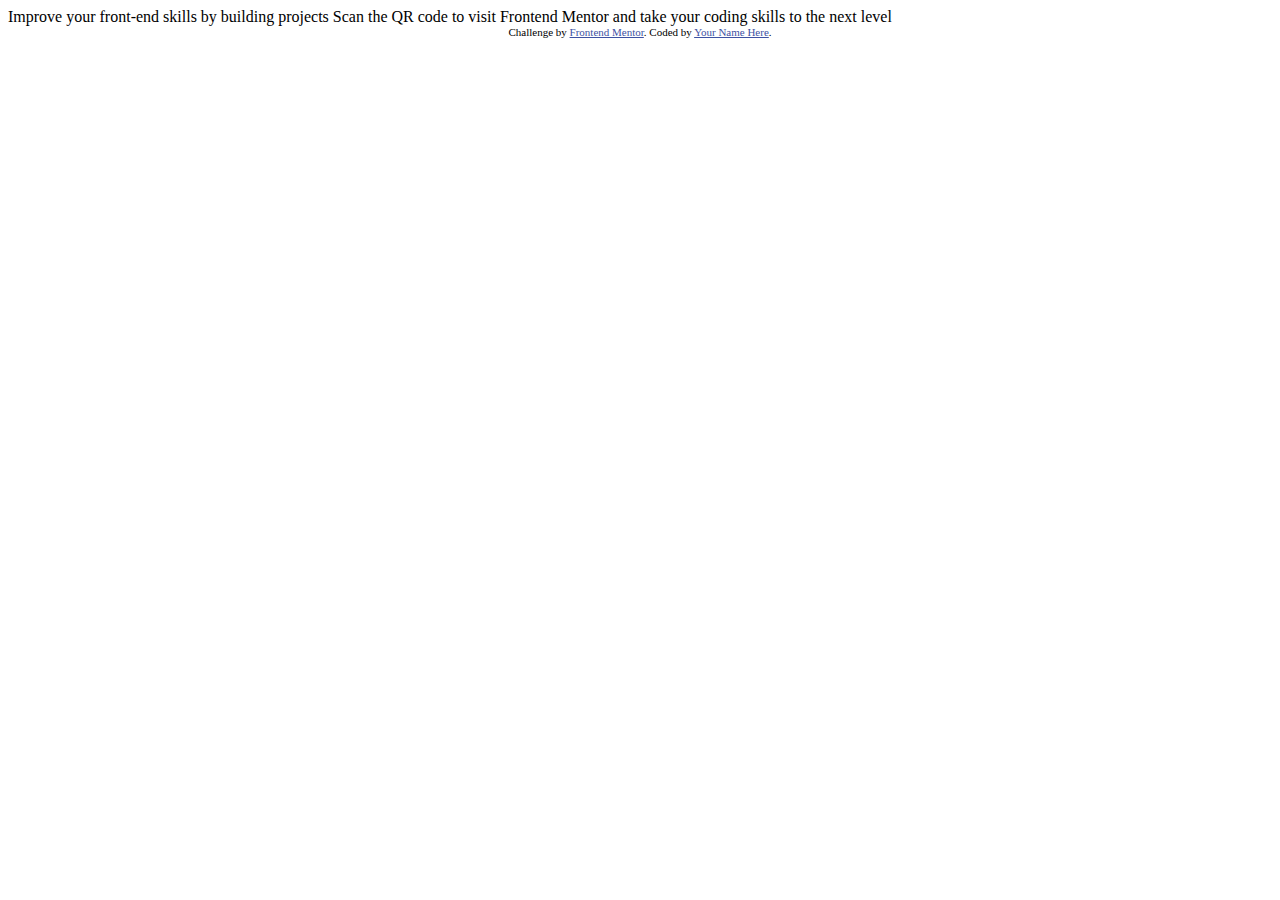
<file: proyecto2Martes/index.html>
<!DOCTYPE html>
<html lang="en">
<head>
  <meta charset="UTF-8">
  <meta name="viewport" content="width=device-width, initial-scale=1.0"> <!-- displays site properly based on user's device -->

  <link rel="icon" type="image/png" sizes="32x32" href="./images/favicon-32x32.png">
  
  <title>Frontend Mentor | QR code component</title>

  <!-- Feel free to remove these styles or customise in your own stylesheet 👍 -->
  <style>
    .attribution { font-size: 11px; text-align: center; }
    .attribution a { color: hsl(228, 45%, 44%); }
  </style>
</head>
<body>

  Improve your front-end skills by building projects

  Scan the QR code to visit Frontend Mentor and take your coding skills to the next level
  
  <div class="attribution">
    Challenge by <a href="https://www.frontendmentor.io?ref=challenge" target="_blank">Frontend Mentor</a>. 
    Coded by <a href="#">Your Name Here</a>.
  </div>
</body>
</html>
</file>
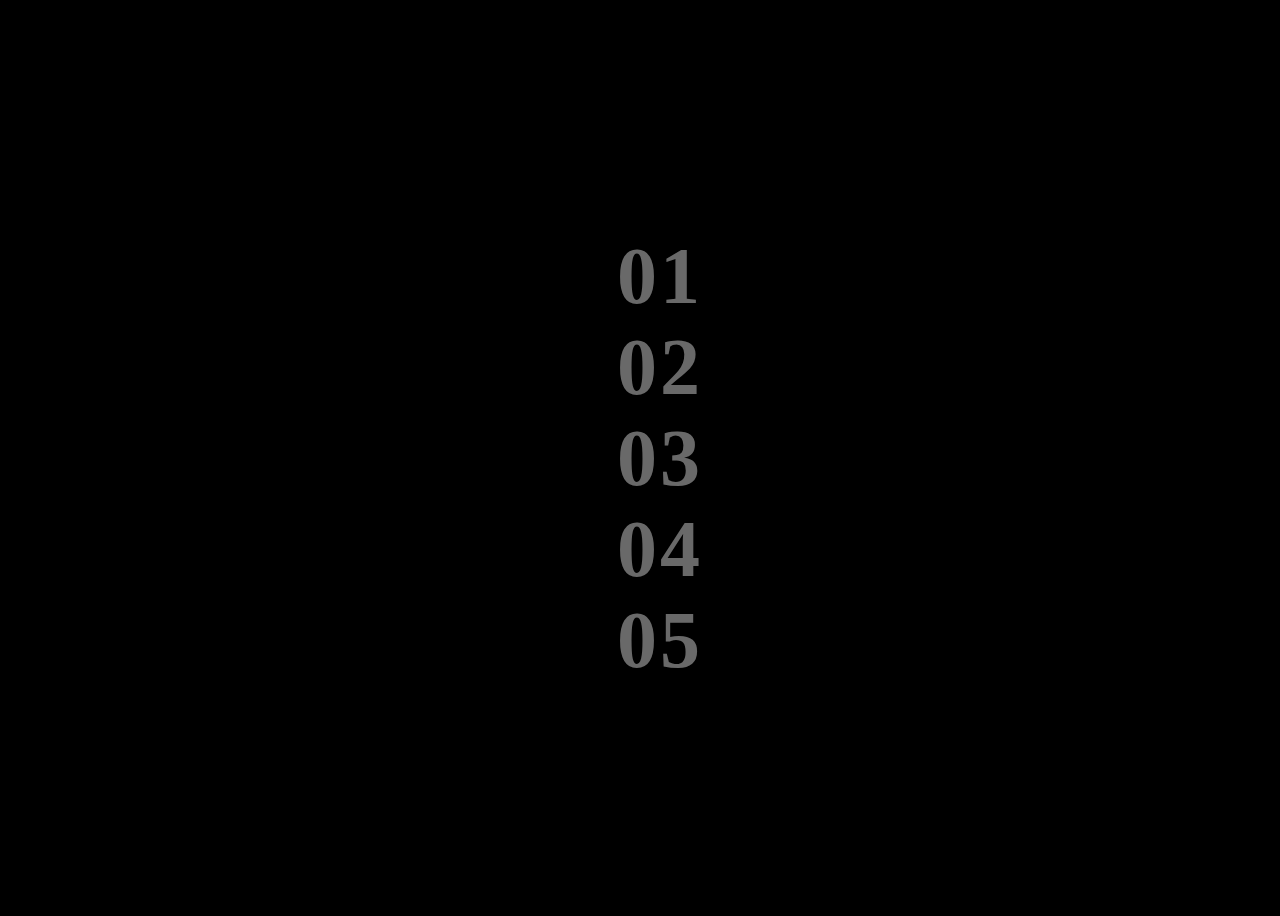
<file: proyecto3Miercoles/index.html>
<!DOCTYPE html>
<html lang="en">

<head>
    <meta charset="UTF-8">
    <meta name="viewport" content="width=device-width, initial-scale=1.0">
    <title>proyectos</title>

    <style>
        body {
            min-height: 100vh;
            display: grid;
            place-items: center;
            background-color: #000;
            color: #fff;
        }

        ul {
            list-style: none;
        }

        a {
            text-decoration: none;
            color: inherit;
            font-size: 5rem;
            font-weight: bold;
            letter-spacing: 3px;
            color: #cccccc83;
        }
    </style>
</head>

<body>
    <ul>
        <li>
            <a href="./proyecto1/index.html" target="_blank">01</a>
        </li>
        <li>
            <a href="./proyecto2/index.html" target="_blank">02</a>
        </li>
        <li>
            <a href="./proyecto3/index.html" target="_blank">03</a>
        </li>
        <li>
            <a href="./proyecto4/index.html" target="_blank">04</a>
        </li>
        <li>
            <a href="./proyecto5/index.html" target="_blank">05</a>
        </li>
    </ul>
</body>

</html>
</file>
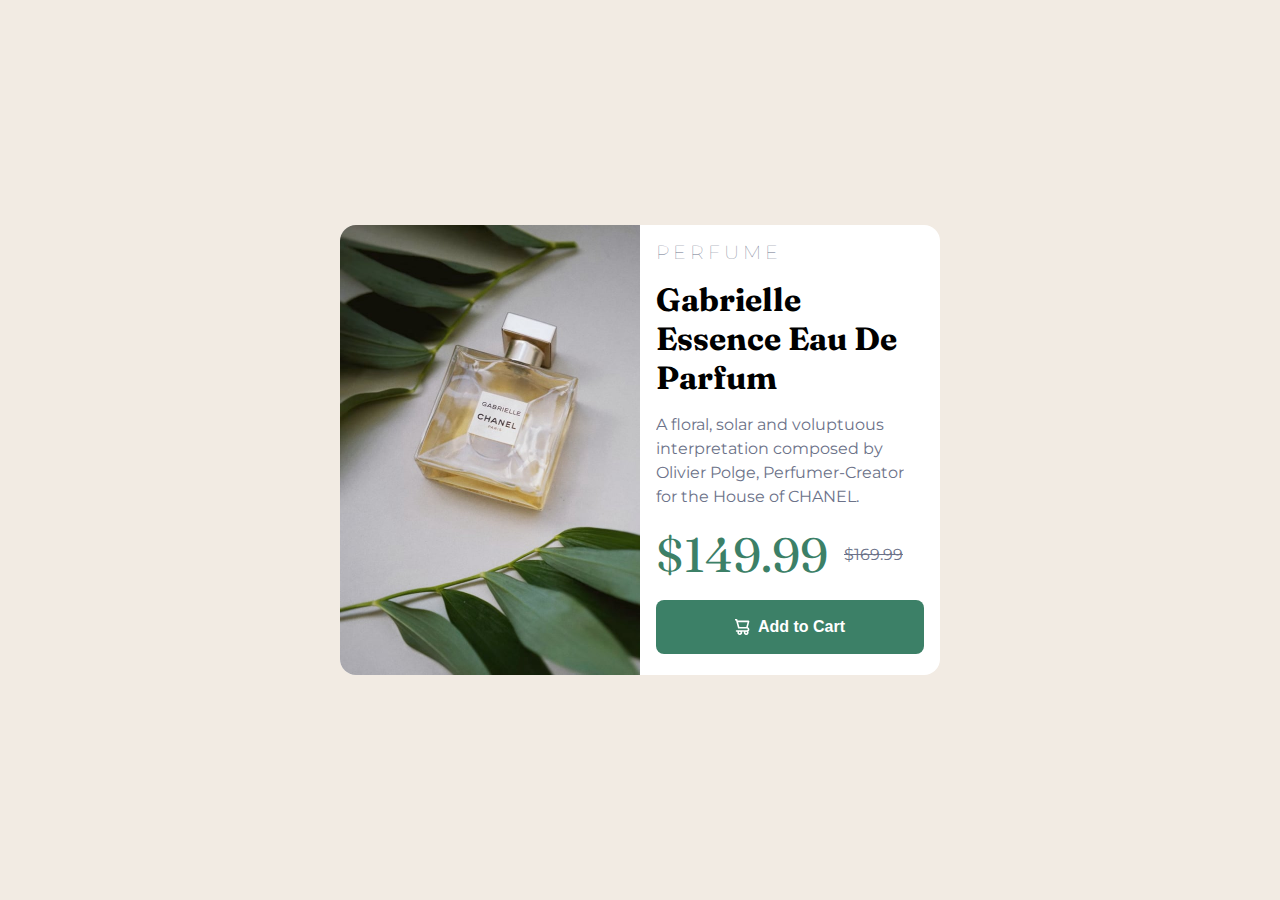
<file: proyecto3Miercoles/proyecto1/index.html>
<!DOCTYPE html>
<html lang="en">

<head>
	<meta charset="UTF-8">
	<meta name="viewport" content="width=device-width, initial-scale=1.0">
	<!-- displays site properly based on user's device -->

	<link rel="icon" type="image/png" sizes="32x32" href="./src/images/favicon-32x32.png">

	<title>Frontend Mentor | Product preview card component</title>

	<link rel="stylesheet" href="./src/styles.css">

</head>

<body>

	<main class="container">
		<section class="product">
			<div class="product__img">
				<img class="img__mobile" src="./src/images/image-product-mobile.jpg" alt="image mobile">
				<img class="img__desktop" src="./src/images/image-product-desktop.jpg" alt="image desktop">
			</div>

			<div class="product__info">
				<h3 class="ff-Montserrat">Perfume</h3>
				<h2 class="ff-Fraunces ">Gabrielle Essence Eau De Parfum</h2>

				<p class="ff-Montserrat">A floral, solar and voluptuous interpretation composed by Olivier Polge,
					Perfumer-Creator for the House of CHANEL.</p>

				<div class="info__price">
					<span class="ff-Fraunces">$149.99</span>
					<span class="ff-Montserrat">$169.99</span>
				</div>

				<button class="btn__addcart fw-700">
					<svg width="15" height="16" xmlns="http://www.w3.org/2000/svg">
						<path
							d="M14.383 10.388a2.397 2.397 0 0 0-1.518-2.222l1.494-5.593a.8.8 0 0 0-.144-.695.8.8 0 0 0-.631-.28H2.637L2.373.591A.8.8 0 0 0 1.598 0H0v1.598h.983l1.982 7.4a.8.8 0 0 0 .799.59h8.222a.8.8 0 0 1 0 1.599H1.598a.8.8 0 1 0 0 1.598h.943a2.397 2.397 0 1 0 4.507 0h1.885a2.397 2.397 0 1 0 4.331-.376 2.397 2.397 0 0 0 1.12-2.021ZM11.26 7.99H4.395L3.068 3.196h9.477L11.26 7.991Zm-6.465 6.392a.8.8 0 1 1 0-1.598.8.8 0 0 1 0 1.598Zm6.393 0a.8.8 0 1 1 0-1.598.8.8 0 0 1 0 1.598Z" />
					</svg>

					Add to Cart
				</button>



			</div>
		</section>
	</main>





</body>

</html>
</file>
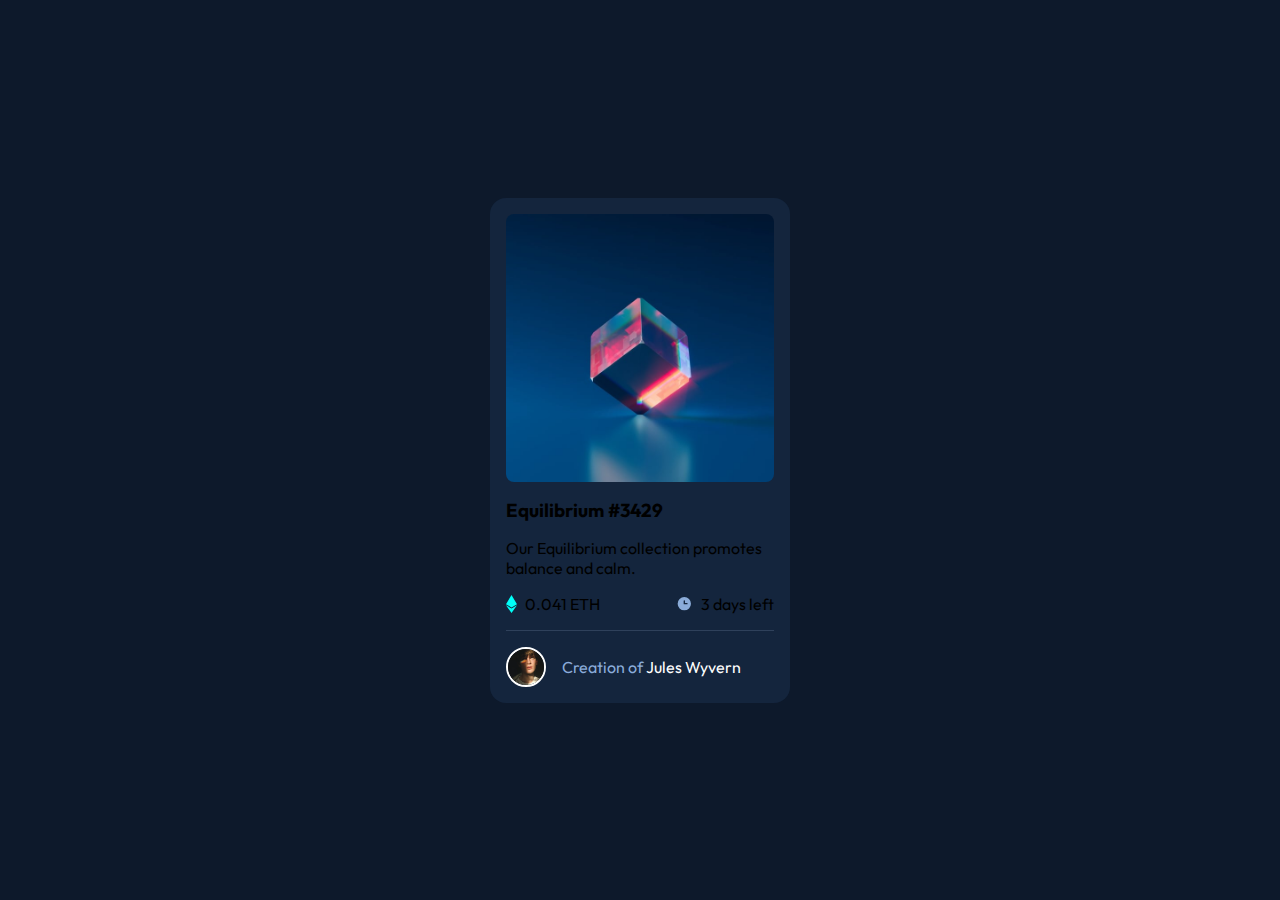
<file: proyecto3Miercoles/proyecto2/index.html>
<!DOCTYPE html>
<html lang="en">

<head>
    <meta charset="UTF-8">
    <meta name="viewport" content="width=device-width, initial-scale=1.0">
    <!-- displays site properly based on user's device -->

    <link rel="icon" type="image/png" sizes="32x32" href="./src/images/favicon-32x32.png">

    <title>Frontend Mentor | NFT preview card component</title>
    <link rel="stylesheet" href="./src/styles.css">

</head>

<body>

    <main class="container">
        <section class="card">

            <div class="card__img">
                <div class="card__img--hover">
                    <svg width="48" height="48" xmlns="http://www.w3.org/2000/svg">
                        <g fill="none" fill-rule="evenodd">
                            <path d="M0 0h48v48H0z" />
                            <path
                                d="M24 9C14 9 5.46 15.22 2 24c3.46 8.78 12 15 22 15 10.01 0 18.54-6.22 22-15-3.46-8.78-11.99-15-22-15Zm0 25c-5.52 0-10-4.48-10-10s4.48-10 10-10 10 4.48 10 10-4.48 10-10 10Zm0-16c-3.31 0-6 2.69-6 6s2.69 6 6 6 6-2.69 6-6-2.69-6-6-6Z"
                                fill="#FFF" fill-rule="nonzero" />
                        </g>
                    </svg>
                </div>
                <img src="./src/images/image-equilibrium.jpg" alt="imagen equilibrium">
            </div>

            <h3>Equilibrium #3429</h3>
            <p>Our Equilibrium collection promotes balance and calm.</p>

            <div class="card__info">
                <p>
                    <svg width="11" height="18" xmlns="http://www.w3.org/2000/svg">
                        <path
                            d="M11 10.216 5.5 18 0 10.216l5.5 3.263 5.5-3.262ZM5.5 0l5.496 9.169L5.5 12.43 0 9.17 5.5 0Z"
                            fill="#00FFF8" />
                    </svg>
                    <span>0.041 ETH</span>
                </p>
                <p>
                    <svg width="17" height="17" xmlns="http://www.w3.org/2000/svg">
                        <path
                            d="M8.305 2.007a6.667 6.667 0 1 0 0 13.334 6.667 6.667 0 0 0 0-13.334Zm2.667 7.334H8.305a.667.667 0 0 1-.667-.667V6.007a.667.667 0 0 1 1.334 0v2h2a.667.667 0 0 1 0 1.334Z"
                            fill="#8BACD9" />
                    </svg>
                    <span>3 days left</span>
                </p>
            </div>

            <div class="card__creator">
                <div class="creator__img">
                    <img src="./src/images/image-avatar.png" alt="imagen creator">
                </div>

                <p>Creation of <span>Jules Wyvern</span></p>
            </div>

        </section>
    </main>
</body>

</html>
</file>
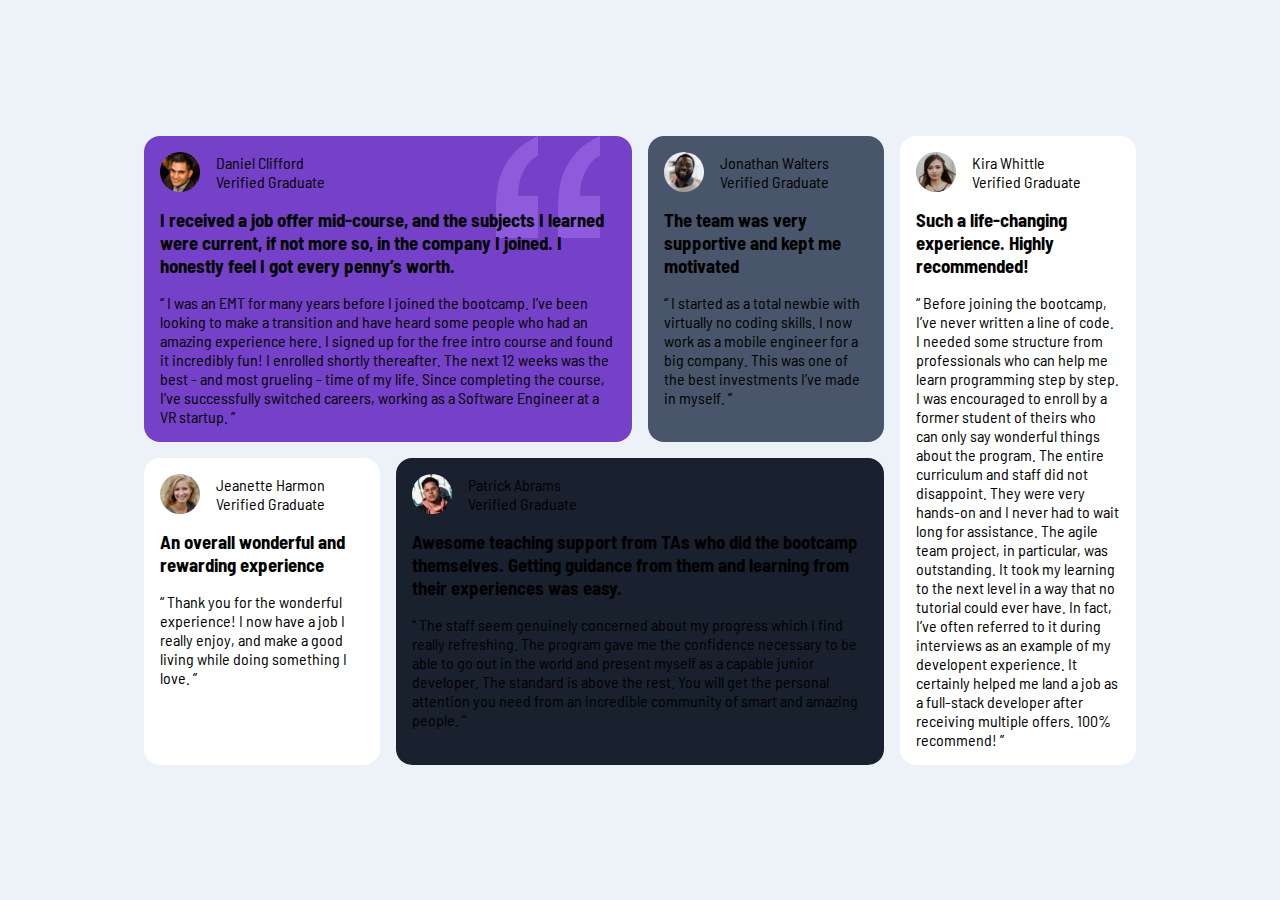
<file: proyecto3Miercoles/proyecto3/index.html>
<!DOCTYPE html>
<html lang="en">

<head>
    <meta charset="UTF-8">
    <meta name="viewport" content="width=device-width, initial-scale=1.0">
    <!-- displays site properly based on user's device -->

    <link rel="icon" type="image/png" sizes="32x32" href="./src/images/favicon-32x32.png">

    <title>Frontend Mentor | [Challenge Name Here]</title>
    <link rel="stylesheet" href="./src/styles.css">
</head>

<body>

    <main class="container">
        <section class="cards">
            <div class="card">
                <svg class="quote" width="104" height="102" xmlns="http://www.w3.org/2000/svg">
                    <path
                        d="M104 102V59.727H84.114c0-5.871.689-11.182 2.068-15.933 1.379-4.75 3.42-9.287 6.125-13.61C95.01 25.86 98.909 22.257 104 19.375V0c-9.758 4.27-17.712 9.874-23.864 16.813-6.151 6.939-10.712 14.545-13.681 22.818C63.485 47.904 62 59.941 62 75.74V102h42zm-62 0V59.727H22.114c0-5.871.689-11.182 2.068-15.933 1.379-4.75 3.42-9.287 6.125-13.61C33.01 25.86 36.909 22.257 42 19.375V0c-9.652 4.27-17.58 9.874-23.784 16.813C12.01 23.752 7.424 31.358 4.455 39.631 1.485 47.904 0 59.941 0 75.74V102h42z"
                        fill="#A775F1" fill-rule="nonzero" />
                </svg>
                <div class="card__head">

                    <div class="card__head__img">
                        <img src="./src/images/image-daniel.jpg" alt="image daniel">
                    </div>

                    <div class="card__head__info">
                        <p>Daniel Clifford</p>
                        <p>Verified Graduate</p>
                    </div>
                </div>

                <h3>I received a job offer mid-course, and the subjects I learned were current, if not more so,
                    in the company I joined. I honestly feel I got every penny’s worth.</h3>

                <p>“ I was an EMT for many years before I joined the bootcamp. I’ve been looking to make a
                    transition and have heard some people who had an amazing experience here. I signed up
                    for the free intro course and found it incredibly fun! I enrolled shortly thereafter.
                    The next 12 weeks was the best - and most grueling - time of my life. Since completing
                    the course, I’ve successfully switched careers, working as a Software Engineer at a VR startup. ”
                </p>
            </div>

            <div class="card">
                <div class="card__head">
                    <div class="card__head__img">
                        <img src="./src/images/image-jonathan.jpg" alt="image jonathan">
                    </div>

                    <div class="card__head__info">
                        <p>Jonathan Walters</p>
                        <p>Verified Graduate</p>
                    </div>
                </div>

                <h3>The team was very supportive and kept me motivated</h3>
                <p>“ I started as a total newbie with virtually no coding skills. I now work as a mobile engineer
                    for a big company. This was one of the best investments I’ve made in myself. ”</p>
            </div>

            <div class="card">
                <div class="card__head">
                    <div class="card__head__img">
                        <img src="./src/images/image-jeanette.jpg" alt="image jeanette">
                    </div>

                    <div class="card__head__info">
                        <p>Jeanette Harmon</p>
                        <p>Verified Graduate</p>
                    </div>
                </div>

                <h3>An overall wonderful and rewarding experience</h3>
                <p>“ Thank you for the wonderful experience! I now have a job I really enjoy, and make a good living
                    while doing something I love. ”</p>
            </div>

            <div class="card">
                <div class="card__head">
                    <div class="card__head__img">
                        <img src="./src/images/image-patrick.jpg" alt="image patrick">
                    </div>

                    <div class="card__head__info">
                        <p>Patrick Abrams</p>
                        <p>Verified Graduate</p>
                    </div>
                </div>

                <h3>Awesome teaching support from TAs who did the bootcamp themselves. Getting guidance from them and
                    learning from their experiences was easy.</h3>
                <p>“ The staff seem genuinely concerned about my progress which I find really refreshing. The program
                    gave me the confidence necessary to be able to go out in the world and present myself as a capable
                    junior developer. The standard is above the rest. You will get the personal attention you need from
                    an incredible community of smart and amazing people. ”</p>
            </div>

            <div class="card">
                <div class="card__head">
                    <div class="card__head__img">
                        <img src="./src/images/image-kira.jpg" alt="image kira">
                    </div>

                    <div class="card__head__info">
                        <p>Kira Whittle</p>
                        <p>Verified Graduate</p>
                    </div>
                </div>

                <h3>Such a life-changing experience. Highly recommended!</h3>
                <p>“ Before joining the bootcamp, I’ve never written a line of code. I needed some structure from
                    professionals who can help me learn programming step by step. I was encouraged to enroll by a former
                    student of theirs who can only say wonderful things about the program. The entire curriculum and
                    staff
                    did not disappoint. They were very hands-on and I never had to wait long for assistance. The agile
                    team
                    project, in particular, was outstanding. It took my learning to the next level in a way that no
                    tutorial
                    could ever have. In fact, I’ve often referred to it during interviews as an example of my developent
                    experience. It certainly helped me land a job as a full-stack developer after receiving multiple
                    offers.
                    100% recommend! ”</p>
            </div>
        </section>
    </main>

</body>

</html>
</file>
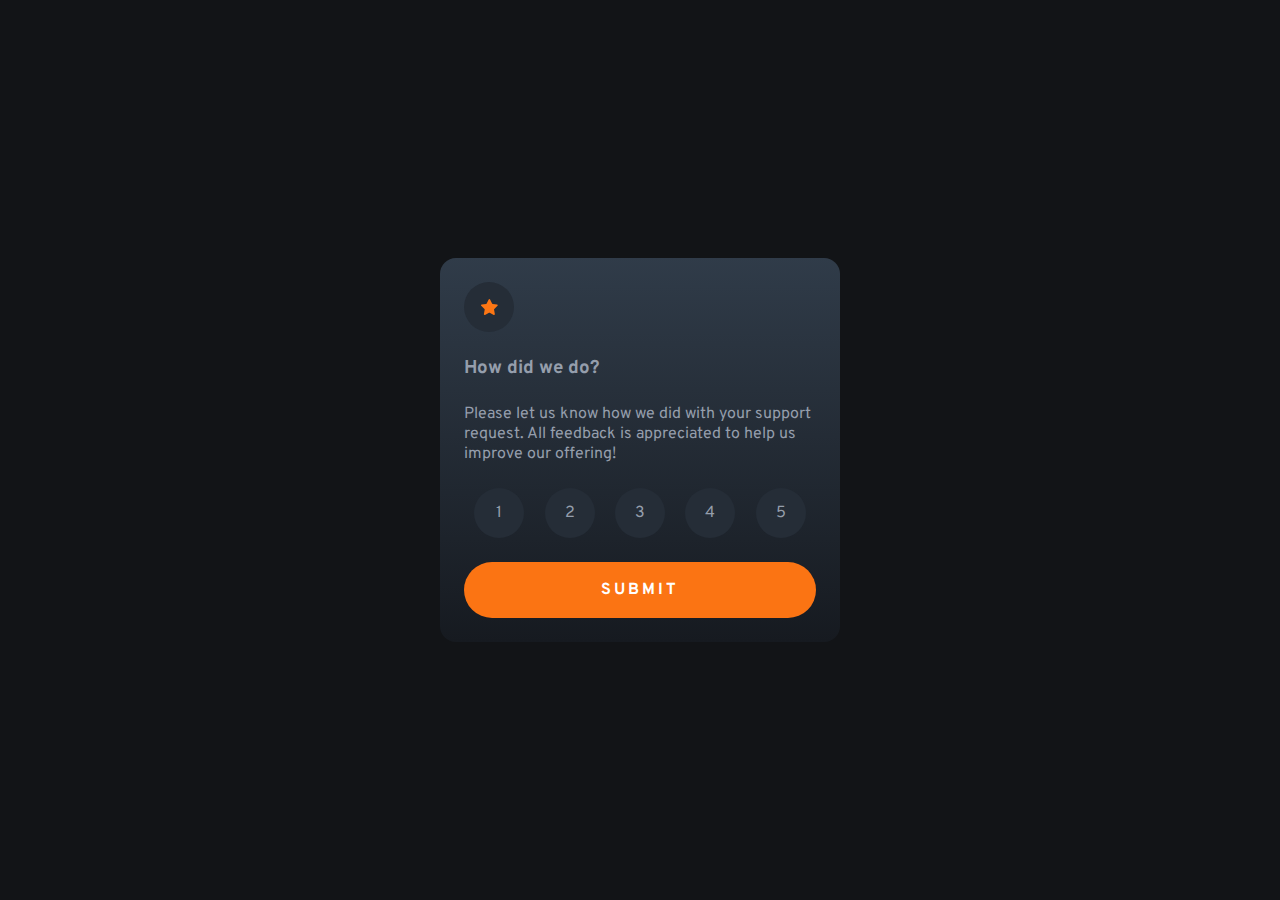
<file: proyecto3Miercoles/proyecto4/index.html>
<!DOCTYPE html>
<html lang="en">

<head>
	<meta charset="UTF-8">
	<meta name="viewport" content="width=device-width, initial-scale=1.0">
	<!-- displays site properly based on user's device -->

	<link rel="icon" type="image/png" sizes="32x32" href="./images/favicon-32x32.png">

	<title>Frontend Mentor | Interactive rating component</title>

	<link rel="stylesheet" href="./src/styles.css">

</head>

<body>

	<main class="container">
		<section class="survay">
			<div class="survay__icon circle">
				<svg width="17" height="16" xmlns="http://www.w3.org/2000/svg">
					<path
						d="m9.067.43 1.99 4.031c.112.228.33.386.58.422l4.45.647a.772.772 0 0 1 .427 1.316l-3.22 3.138a.773.773 0 0 0-.222.683l.76 4.431a.772.772 0 0 1-1.12.813l-3.98-2.092a.773.773 0 0 0-.718 0l-3.98 2.092a.772.772 0 0 1-1.119-.813l.76-4.431a.77.77 0 0 0-.222-.683L.233 6.846A.772.772 0 0 1 .661 5.53l4.449-.647a.772.772 0 0 0 .58-.422L7.68.43a.774.774 0 0 1 1.387 0Z"
						fill="#FC7614" />
				</svg>
			</div>

			<h3>How did we do?</h3>

			<p>Please let us know how we did with your support request. All feedback is appreciated
				to help us improve our offering!</p>

			<div class="survay__rating">
				<div class="item circle"><span>1</span></div>
				<div class="item circle"><span>2</span></div>
				<div class="item circle"><span>3</span></div>
				<div class="item circle"><span>4</span></div>
				<div class="item circle"><span>5</span></div>
			</div>

			<button class="btn btn--submit">submit</button>
		</section>

		<section class="result">
			<img src="./src/images/illustration-thank-you.svg" alt="">

			<p>You selected <span id="surveyResponse"></span> out of 5</p>

			<h3>Thank you!</h3>

			<p>We appreciate you taking the time to give a rating. If you ever need more support,
				don’t hesitate to get in touch!</p>

			<button class="btn btn--return">return</button>
		</section>
	</main>


	<script src="./src/main.js"></script>
</body>

</html>
</file>
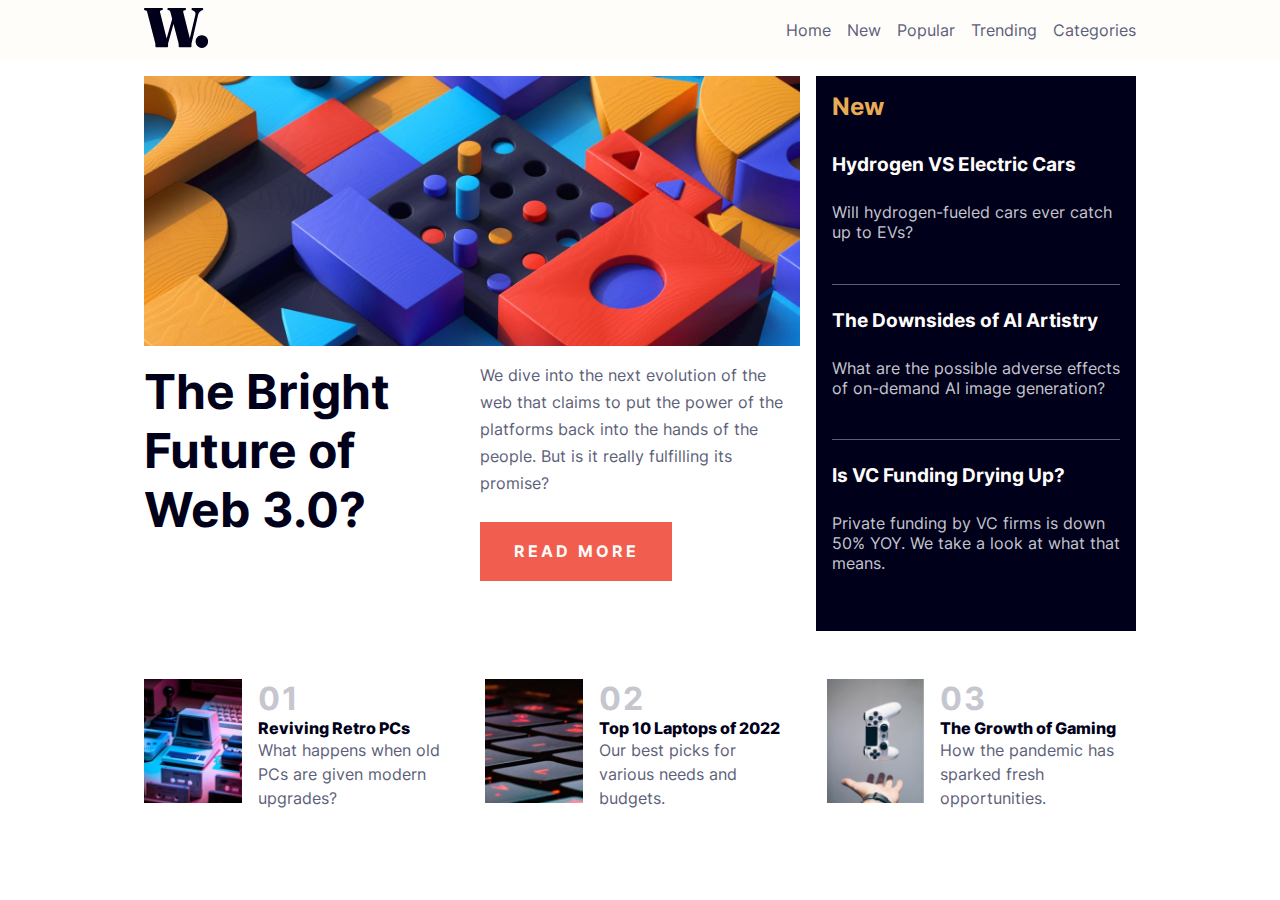
<file: proyecto3Miercoles/proyecto5/index.html>
<!DOCTYPE html>
<html lang="en">

<head>
    <meta charset="UTF-8">
    <meta name="viewport" content="width=device-width, initial-scale=1.0">
    <!-- displays site properly based on user's device -->

    <link rel="icon" type="image/png" sizes="32x32" href="./src/assets/images/favicon-32x32.png">

    <title>Frontend Mentor | News homepage</title>

    <link rel="stylesheet" href="./src/styles.css">
</head>

<body>

    <header class="content__navbar">
        <nav class="navbar">
            <a class="logo" href="#">
                <svg width="65" height="40" xmlns="http://www.w3.org/2000/svg">
                    <path
                        d="M23.016 39.2c.317 0 .574-.093.77-.28.196-.187.294-.457.294-.812v-1.82c0-.448.033-.84.098-1.176.065-.336.145-.663.238-.98l5.09-18.122 4.822 18.57c.112.384.193.682.243.895l.023.099c.047.215.07.453.07.714v1.82c0 .355.098.625.294.812.196.187.453.28.77.28h10.696c.299 0 .55-.093.756-.28.205-.187.308-.457.308-.812v-1.82c0-.373.023-.705.07-.994.047-.29.135-.677.266-1.162L54.04 7.224c.299-1.25.765-2.254 1.4-3.01.635-.756 1.363-1.311 2.184-1.666l.672-.308c.336-.168.574-.331.714-.49.14-.159.21-.369.21-.63 0-.336-.117-.607-.35-.812C58.637.103 58.287 0 57.82 0h-8.904c-.467 0-.817.103-1.05.308-.233.205-.35.476-.35.812 0 .261.06.471.182.63.121.159.313.303.574.434l.616.224c1.12.41 1.871.999 2.254 1.764s.453 1.661.21 2.688l-5.535 23.486-6.477-25.81c-.133-.58-.17-1.018-.11-1.31l.026-.104c.093-.29.317-.49.672-.602l1.232-.336c.299-.112.518-.257.658-.434a.986.986 0 0 0 .21-.63c0-.355-.112-.63-.336-.826C41.468.098 41.122 0 40.656 0H24.78c-.448 0-.789.098-1.022.294-.233.196-.35.471-.35.826 0 .224.06.415.182.574.121.159.322.294.602.406l1.176.42c.261.093.462.243.602.448.14.205.294.607.462 1.204l1.751 6.742-5.553 19.475L16.128 4.48c-.147-.49-.194-.898-.14-1.223l.028-.135c.093-.345.327-.574.7-.686l1.456-.336c.504-.168.756-.504.756-1.008 0-.336-.112-.602-.336-.798C18.368.098 18.022 0 17.556 0H1.344C.896 0 .56.098.336.294.112.49 0 .756 0 1.092c0 .224.056.434.168.63.112.196.29.35.532.462l1.232.392c.355.13.625.308.812.532.187.224.345.579.476 1.064l7.84 30.408c.112.43.191.751.238.966.047.215.07.462.07.742v1.82c0 .355.103.625.308.812.205.187.467.28.784.28h10.556Zm34.804.7c1.195 0 2.263-.29 3.206-.868a6.338 6.338 0 0 0 2.24-2.338c.55-.98.826-2.04.826-3.178 0-1.157-.275-2.212-.826-3.164a6.325 6.325 0 0 0-2.24-2.282c-.943-.57-2.011-.854-3.206-.854-1.157 0-2.207.285-3.15.854a6.325 6.325 0 0 0-2.24 2.282c-.55.952-.826 2.007-.826 3.164 0 1.139.275 2.198.826 3.178.55.98 1.297 1.76 2.24 2.338.943.579 1.993.868 3.15.868Z"
                        fill="#00001A" />
                </svg>
            </a>

            <div class="content__menu">
                <ul class="menu">
                    <li>
                        <a href="#">Home</a>
                    </li>
                    <li>
                        <a href="#">New</a>
                    </li>
                    <li>
                        <a href="#">Popular</a>
                    </li>
                    <li>
                        <a href="#">Trending</a>
                    </li>
                    <li>
                        <a href="#">Categories</a>
                    </li>
                </ul>
            </div>

            <div class="navbar__opts">
                <svg class="icon--open" width="40" height="17" xmlns="http://www.w3.org/2000/svg">
                    <g fill="#00001A" fill-rule="evenodd">
                        <path d="M0 0h40v3H0zM0 7h40v3H0zM0 14h40v3H0z" />
                        <path d="M0 0h40v3H0z" />
                    </g>
                </svg>
                <svg class="icon--close" width="32" height="31" xmlns="http://www.w3.org/2000/svg">
                    <g fill="#00001A" fill-rule="evenodd">
                        <path d="m2.919.297 28.284 28.284-2.122 2.122L.797 2.419z" />
                        <path d="M.797 28.581 29.081.297l2.122 2.122L2.919 30.703z" />
                    </g>
                </svg>
            </div>
        </nav>
    </header>

    <main class="container">
        <section class="principal">
            <picture class="principal__img">
                <img class="img--mobile" src="./src/assets/images/image-web-3-mobile.jpg" alt="web 3 mobile">
                <img class="img--desktop" src="./src/assets/images/image-web-3-desktop.jpg" alt="web 3 desktop">
            </picture>

            <h1 class="title">The Bright Future of Web 3.0?</h1>

            <div class="principal__info">
                <p>We dive into the next evolution of the web that claims to put the power of the platforms back into
                    the
                    hands of the
                    people.
                    But is it really fulfilling its promise?</p>

                <a class="link" href="#">Read more</a>
            </div>

            <div class="principal__new">
                <h2>New</h2>

                <div class="news">
                    <article class="new">
                        <h3>Hydrogen VS Electric Cars</h3>
                        <p>Will hydrogen-fueled cars ever catch up to EVs?</p>
                    </article>
                    <article class="new">
                        <h3>The Downsides of AI Artistry</h3>
                        <p>What are the possible adverse effects of on-demand AI image generation?</p>
                    </article>

                    <article class="new">
                        <h3>Is VC Funding Drying Up?</h3>
                        <p>Private funding by VC firms is down 50% YOY. We take a look at what that means.</p>
                    </article>
                </div>
            </div>
        </section>

        <section class="posts">
            <article class="post">
                <picture class="post__img">
                    <img src="./src/assets/images/image-retro-pcs.jpg" alt="retro pcs">
                </picture>
                <div class="post__info">
                    <h3>01</h3>
                    <h4>Reviving Retro PCs</h4>
                    <p>What happens when old PCs are given modern upgrades?</p>
                </div>
            </article>

            <article class="post">
                <picture class="post__img">
                    <img src="./src/assets/images/image-top-laptops.jpg" alt="top laptops">
                </picture>
                <div class="post__info">
                    <h3>02</h3>
                    <h4>Top 10 Laptops of 2022</h4>
                    <p>Our best picks for various needs and budgets.</p>
                </div>
            </article>

            <article class="post">
                <picture class="post__img">
                    <img src="./src/assets/images/image-gaming-growth.jpg" alt="gaming growth">
                </picture>
                <div class="post__info">
                    <h3>03</h3>
                    <h4>The Growth of Gaming</h4>
                    <p>How the pandemic has sparked fresh opportunities.</p>
                </div>
            </article>
        </section>
    </main>

    <script src="./src/main.js"></script>
</body>

</html>
</file>
<file: proyecto3Miercoles/proyecto1/src/styles.css>
@import url("https://fonts.googleapis.com/css2?family=Fraunces:opsz,wght@9..144,700&family=Montserrat:wght@500;700&display=swap");

:root {
	--Darkcyan: hsl(158, 36%, 37%);
	--Cream: hsl(30, 38%, 92%);
	--Verydarkblue: hsl(212, 21%, 14%);
	--Darkgrayishblue: hsl(228, 12%, 48%);
	--White: hsl(0, 0%, 100%);
}

* {
	margin: 0;
	padding: 0;
	box-sizing: border-box;
}

img {
	display: block;
	width: 100%;
}

.ff-Fraunces {
	font-family: "Fraunces", serif;
}

.ff-Montserrat {
	font-family: "Montserrat", sans-serif;
}

.fw-500 {
	font-weight: 500;
}

.fw-700 {
	font-weight: 700;
}

.img__desktop {
	display: none;
}

.container {
	padding: 1rem;
	background-color: var(--Cream);
	min-height: 100vh;
	display: grid;
	place-items: center;
}

.product {
	max-width: 600px;
	border-radius: 1rem;
	background-color: var(--White);
	overflow: hidden;
}

.product__info {
	padding: 1rem;
	display: flex;
	flex-direction: column;
	gap: 1rem;
}

.product__info h3 {
	text-transform: uppercase;
	color: var(--Darkgrayishblue);
	letter-spacing: 4px;
	font-weight: 100;
}

.product__info h2 {
	font-size: 2rem;
}

.product__info p {
	color: var(--Darkgrayishblue);
	line-height: 1.5rem;
}

.info__price {
	display: flex;
	align-items: center;
	gap: 1rem;
}

.info__price span:nth-child(1) {
	color: var(--Darkcyan);
	font-size: 3rem;
}

.info__price span:nth-child(2) {
	color: var(--Darkgrayishblue);
	text-decoration: line-through;
}

.btn__addcart {
	background-color: var(--Darkcyan);
	padding: 1rem;
	font-size: 1rem;
	color: var(--White);
	cursor: pointer;
	border-radius: 0.5rem;
	display: flex;
	justify-content: center;
	align-items: center;
	gap: 0.5rem;
	border: 2px solid transparent;

	fill: var(--White);

	transition: background-color 0.3s, color 0.3s, fill 0.3s, border 0.3s,
		transform 0.3s;
}

.btn__addcart:hover {
	background-color: var(--White);
	color: var(--Darkcyan);
	fill: var(--Darkcyan);
	border: 2px solid var(--Darkcyan);
}

.btn__addcart:active {
	transform: scale(0.9);
}

@media (min-width: 700px) {
	.img__mobile {
		display: none;
	}

	.img__desktop {
		display: block;
	}

	.product {
		display: grid;
		grid-template-columns: repeat(2, 1fr);
	}
}
</file>
<file: proyecto3Miercoles/proyecto2/src/styles.css>
@import url("https://fonts.googleapis.com/css2?family=Outfit:wght@300;400;600&display=swap");

:root {
	--Softblue: hsl(215, 51%, 70%);
	--Cyan: hsl(178, 100%, 50%);
	--Verydarkblue-100: hsl(217, 54%, 11%);
	--Verydarkblue-200: hsl(216, 50%, 16%);
	--Verydarkblue-300: hsl(215, 32%, 27%);
	--White: hsl(0, 0%, 100%);
}

* {
	margin: 0;
	padding: 0;
	box-sizing: border-box;
	font-family: "Outfit", sans-serif;
}

img {
	width: 100%;
	display: block;
}

.container {
	padding: 1rem;
	background-color: var(--Verydarkblue-100);
	min-height: 100vh;

	display: grid;
	place-items: center;
}

.card {
	max-width: 300px;
	background-color: var(--Verydarkblue-200);
	padding: 1rem;
	display: flex;
	flex-direction: column;
	gap: 1rem;
	border-radius: 1rem;
}

.card__img {
	border-radius: 0.5rem;
	overflow: hidden;
	position: relative;
	cursor: pointer;
}

.card__img--hover {
	position: absolute;
	width: 100%;
	height: 100%;
	background-color: var(--Cyan);
	opacity: 0;
	transition: opacity 0.3s;

	/* display: flex;
	justify-content: center;
	align-items: center; */

	display: grid;
	place-items: center;
}

.card__img:hover .card__img--hover {
	opacity: 0.5;
}

.card__info {
	display: flex;
	justify-content: space-between;
	border-bottom: 1px solid var(--Verydarkblue-300);
	padding-bottom: 1rem;
}

.card__info > p {
	display: flex;
	align-items: center;
	gap: 0.5rem;
}

.card__creator {
	display: flex;
	align-items: center;
	gap: 1rem;
	color: var(--Softblue);
}

.card__creator span {
	color: var(--White);
}

.creator__img {
	width: 40px;
	border: 2px solid var(--White);
	border-radius: 50%;
}
</file>
<file: proyecto3Miercoles/proyecto3/src/styles.css>
@import url("https://fonts.googleapis.com/css2?family=Barlow+Semi+Condensed:wght@500;600&display=swap");

:root {
	--Moderateviolet: hsl(263, 55%, 52%);
	--Verydarkgrayishblue: hsl(217, 19%, 35%);
	--Verydarkblackishblue: hsl(219, 29%, 14%);
	--White: hsl(0, 0%, 100%);
	--Lightgray: hsl(0, 0%, 81%);
	--Lightgrayishblue: hsl(210, 46%, 95%);
}

* {
	margin: 0;
	padding: 0;
	box-sizing: border-box;
	font-family: "Barlow Semi Condensed", sans-serif;
}

img {
	width: 100%;
	display: block;
}

.container {
	background-color: var(--Lightgrayishblue);
	min-height: 100vh;
	display: grid;
	place-items: center;
}

.cards {
	max-width: 1024px;
	display: grid;
	gap: 1rem;
	padding: 1rem;
}

.card {
	border-radius: 1rem;
	padding: 1rem;

	display: flex;
	flex-direction: column;
	gap: 1rem;
}

.card__head {
	display: flex;
	gap: 1rem;
	align-items: center;
}

.card__head__img {
	width: 40px;
	border-radius: 50%;
	overflow: hidden;
}

.card:nth-child(1) {
	background-color: var(--Moderateviolet);
	position: relative;
}

.card:nth-child(1) .quote {
	position: absolute;
	top: 0;
	right: 2rem;
	opacity: 0.5;
}

.card:nth-child(1) h3 {
	position: relative;
}

.card:nth-child(2) {
	background-color: var(--Verydarkgrayishblue);
}

.card:nth-child(3) {
	background-color: var(--White);
}

.card:nth-child(4) {
	background-color: var(--Verydarkblackishblue);
}

.card:nth-child(5) {
	background-color: var(--White);
}

@media (min-width: 700px) {
	.cards {
		grid-template-columns: repeat(4, 1fr);
		grid-template-rows: repeat(2, 1fr);
	}

	.card:nth-child(1) {
		grid-column: 1 / 3;
		grid-row: 1 / 2;
	}

	.card:nth-child(2) {
		grid-column: 3 / 4;
		grid-row: 1 / 2;
	}

	.card:nth-child(3) {
		grid-column: 1 / 2;
		grid-row: 2 / 3;
	}

	.card:nth-child(4) {
		grid-column: 2/ 4;
		grid-row: 2 / 3;
	}

	.card:nth-child(5) {
		grid-column: 4/ 5;
		grid-row: 1 / 3;
	}
}
</file>
<file: proyecto3Miercoles/proyecto4/src/styles.css>
@import url("https://fonts.googleapis.com/css2?family=Overpass:wght@400;700&display=swap");

:root {
	--Orange: hsl(25, 97%, 53%);
	--White: hsl(0, 0%, 100%);
	--LightGrey: hsl(217, 12%, 63%);
	--MediumGrey: hsl(216, 12%, 54%);
	--DarkBlue: #252d37;
	--VeryDarkBlue: hsl(216, 12%, 8%);
}

* {
	margin: 0;
	padding: 0;
	box-sizing: border-box;
	font-family: "Overpass", sans-serif;
}

.container {
	background-color: var(--VeryDarkBlue);
	min-height: 100vh;
	padding: 1rem;

	color: var(--LightGrey);

	display: grid;
	place-items: center;
}

.survay {
	max-width: 400px;
	background: linear-gradient(
		0deg,
		rgb(22, 26, 32) 0%,
		rgba(52, 65, 80, 0.877) 100%
	);
	padding: 1.5rem;
	border-radius: 1rem;

	display: grid;
	gap: 1.5rem;
}

.survay--hidden {
	display: none;
}

.circle {
	background-color: var(--DarkBlue);
	width: 50px;
	height: 50px;

	display: grid;
	place-items: center;
	border-radius: 50px;
}

.survay__rating {
	display: flex;
	justify-content: space-around;
}

.item {
	color: var(--LightGrey);
	cursor: pointer;

	transition: border 0.5s, color 0.5s;
}

.item--active {
	border: 2px solid var(--Orange);
	color: var(--Orange);
}

.item:hover {
	border: 2px solid var(--Orange);
	color: var(--Orange);
}

.btn {
	padding: 1rem;
	font-size: 1rem;
	color: var(--White);
	background-color: var(--Orange);
	border: 2px solid transparent;
	border-radius: 2rem;
	text-transform: uppercase;
	font-weight: 700;
	letter-spacing: 3px;
	cursor: pointer;

	transition: background-color 0.5s, color 0.5s, border 0.5s;
}

.btn:hover {
	background-color: transparent;
	color: var(--Orange);
	border: 2px solid var(--Orange);
}

.result {
	max-width: 400px;
	background: linear-gradient(
		0deg,
		rgb(22, 26, 32) 0%,
		rgba(52, 65, 80, 0.877) 100%
	);
	padding: 1.5rem;
	border-radius: 1rem;

	display: flex;
	flex-direction: column;
	align-items: center;
	gap: 1rem;

	display: none;

	text-align: center;
}

#surveyResponse {
	color: var(--Orange);
	font-weight: bold;
}

.result--show {
	display: flex;
}

.btn--return {
	width: 50%;
}
</file>
<file: proyecto3Miercoles/proyecto5/src/styles.css>
/* @import url("https://fonts.googleapis.com/css2?family=Inter:wght@400;700;800&display=swap"); */

:root {
	--Softorange: hsl(35, 77%, 62%);
	--Softred: hsl(5, 85%, 63%);
	--Off-white: hsl(36, 100%, 99%);
	--Grayishblue: hsl(233, 8%, 79%);
	--Darkgrayishblue: hsl(236, 13%, 42%);
	--Verydarkblue: hsl(240, 100%, 5%);

	--h-navbar: 60px;
	--max-w: 1024px;
}

@font-face {
	font-family: "f-brayan";
	src: url(./assets/fonts/static/Inter-Regular.ttf);
	font-weight: 400;
}

@font-face {
	font-family: "f-brayan";
	src: url(./assets/fonts/static/Inter-Bold.ttf);
	font-weight: 700;
}

@font-face {
	font-family: "f-brayan";
	src: url(./assets/fonts/static/Inter-ExtraBold.ttf);
	font-weight: 800;
}

* {
	margin: 0;
	padding: 0;
	box-sizing: border-box;
	font-family: "f-brayan", Arial, Helvetica, sans-serif;
}

a {
	text-decoration: none;
	color: inherit;
}

img {
	max-width: 100%;
	display: block;
}

ul {
	list-style: none;
}

.img--desktop {
	display: none;
}

.container {
	max-width: var(--max-w);
	margin: 0 auto;
	padding: 1rem;
	padding-top: calc(1rem + var(--h-navbar));

	display: flex;
	flex-direction: column;
	gap: 3rem;
}

.content__navbar {
	background-color: var(--Off-white);
	position: fixed;
	width: 100%;
}

.navbar {
	max-width: var(--max-w);
	margin: 0 auto;
	display: flex;
	justify-content: space-between;
	align-items: center;

	height: var(--h-navbar);
	padding: 0 1rem;
}

.content__menu {
	background-color: rgba(0, 0, 0, 0.5);
	position: fixed;
	top: 0;
	left: 0;
	width: 100vh;
	height: 100vh;

	opacity: 0;
	visibility: hidden;

	transition: opacity 0.4s, visibility 0.4s;
}

.content__menu--show {
	opacity: 1;
	visibility: visible;
}

.menu {
	background-color: var(--Off-white);
	width: 50vw;
	transform: translateX(100%);
	height: 100vh;

	display: flex;
	flex-direction: column;
	justify-content: center;
	padding-left: 2rem;
	gap: 1rem;
}

.navbar__opts {
	cursor: pointer;
	z-index: 1000;
}

.icon--close {
	display: none;
}

.principal {
	display: grid;
	gap: 1rem;
}

.title {
	font-size: 3rem;
	font-weight: 700;
	color: var(--Verydarkblue);
}

.principal__info {
	display: flex;
	flex-direction: column;
	gap: 1.5rem;
	color: var(--Darkgrayishblue);
	line-height: 1.7rem;
}

.link {
	background-color: var(--Softred);
	font-weight: 700;
	color: var(--Off-white);
	padding: 1rem;
	width: 50%;
	text-align: center;
	text-transform: uppercase;
	letter-spacing: 5px;
}

.principal__new {
	background-color: var(--Verydarkblue);
	padding: 1rem;

	display: flex;
	flex-direction: column;
	gap: 2rem;
}

.principal__new h2 {
	color: var(--Softorange);
}

.news {
	display: grid;
	gap: 1.5rem;
}

.new {
	display: grid;
	gap: 0.5rem;
	border-bottom: 1px solid var(--Darkgrayishblue);
	padding-bottom: 1.5rem;
}

.new:last-child {
	border: none;
}

.new h3 {
	color: var(--Off-white);
}

.new p {
	color: var(--Grayishblue);
}

.posts {
	display: grid;
	gap: 2rem;
}

.post {
	display: grid;
	grid-template-columns: 1fr 2fr;
	gap: 1rem;
}

.post__info {
	display: flex;
	flex-direction: column;
	justify-content: space-between;
}

.post__info h3 {
	color: var(--Grayishblue);
	font-size: 2rem;
	letter-spacing: 2px;
}

.post__info h4 {
	color: var(--Verydarkblue);
	font-weight: 800;
}

.post__info p {
	color: var(--Darkgrayishblue);
	line-height: 1.5rem;
}

@media (min-width: 700px) {
	.navbar__opts {
		display: none;
	}

	.content__menu {
		background-color: transparent;
		position: static;
		width: auto;
		height: auto;
		opacity: 1;
		visibility: visible;
	}

	.menu {
		background-color: transparent;
		width: auto;
		height: auto;
		transform: translateX(0%);
		flex-direction: row;
		padding: 0;
		gap: 1rem;

		color: var(--Darkgrayishblue);
	}

	.img--mobile {
		display: none;
	}

	.img--desktop {
		display: block;
	}

	.principal {
		grid-template-columns: repeat(3, 1fr);
		grid-template-rows: repeat(2, 1fr);
	}

	.principal__img {
		grid-column: 1 / 3;
		grid-row: 1 / 2;
	}

	.title {
		grid-column: 1 / 2;
		grid-row: 2 / 3;
	}

	.principal__info {
		grid-column: 2 / 3;
		grid-row: 2 / 3;
	}

	.link {
		width: 60%;
		letter-spacing: 3px;
	}

	.principal__new {
		grid-column: 3 / 4;
		grid-row: 1 / 3;
	}

	.news {
		flex-grow: 1;
	}

	.posts {
		grid-template-columns: repeat(auto-fit, minmax(300px, 1fr));
	}
}
</file>
